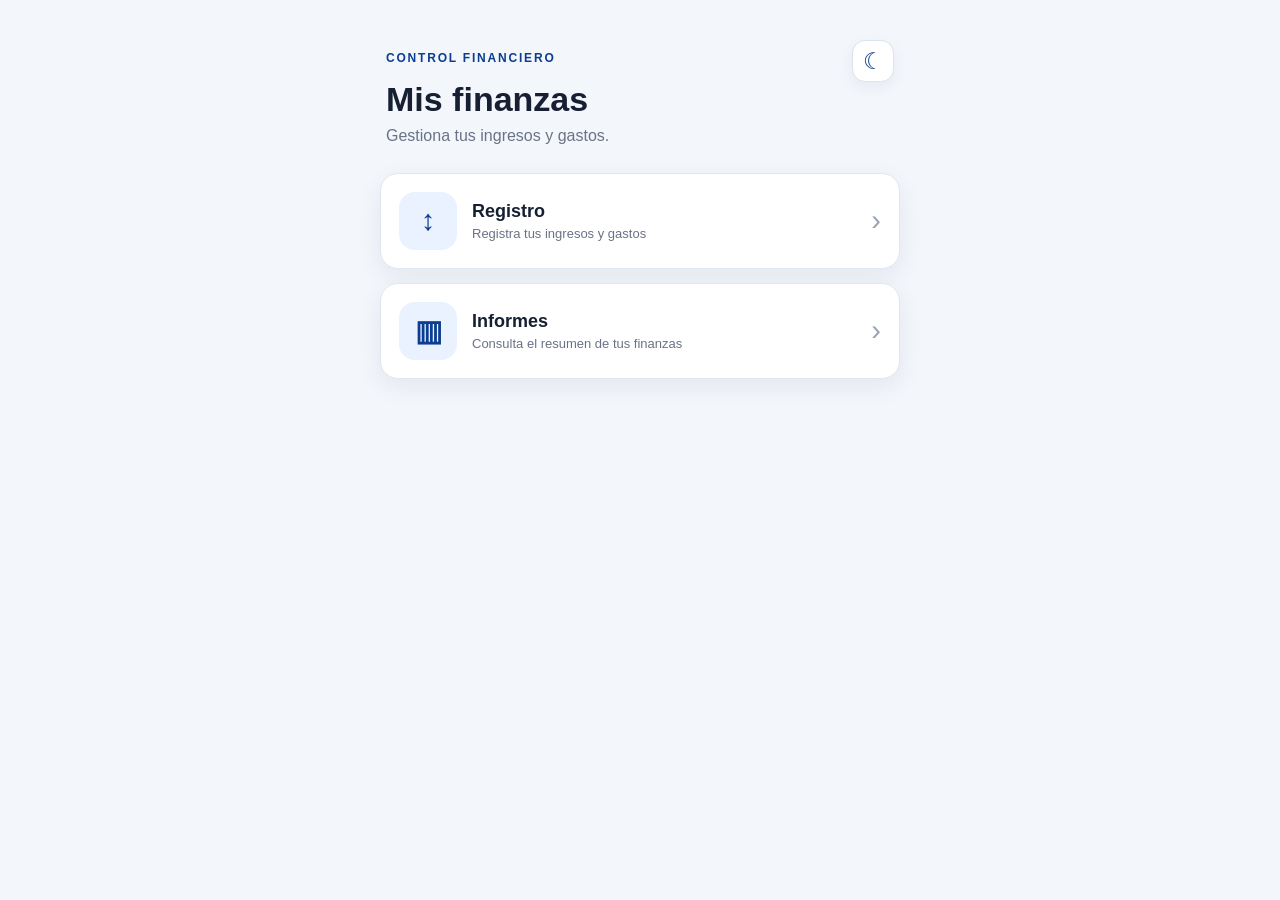
<file: index.html>
<!doctype html>
<html lang="es">
<head>
<meta charset="UTF-8"><meta name="viewport" content="width=device-width, initial-scale=1, maximum-scale=1, user-scalable=no, viewport-fit=cover"><meta name="theme-color" content="#0b3d91"><title>Control Financiero</title><script>try{var t=localStorage.getItem('theme_mode_v1');document.documentElement.classList.add(t==='dark'?'theme-dark':'theme-light')}catch(e){document.documentElement.classList.add('theme-light')}</script><link rel="stylesheet" href="style.css?v=20"><link rel="stylesheet" href="tabs.css?v=1"><script src="https://telegram.org/js/telegram-web-app.js"></script>
</head>
<body><main class="app">
<header class="hero" id="appHeader"><div class="hero-top"><p class="eyebrow">CONTROL FINANCIERO</p><button id="themeToggle" class="theme-toggle" type="button" aria-label="Cambiar a modo noche" title="Modo noche"><span id="themeIcon" aria-hidden="true">☾</span></button></div><h1>Mis finanzas</h1><p class="subtitle">Gestiona tus ingresos y gastos.</p></header>
<section id="home" class="screen"><button class="main-card" id="registerButton" type="button"><span class="card-icon">↕</span><span><strong>Registro</strong><small>Registra tus ingresos y gastos</small></span><span class="arrow">›</span></button><button class="main-card" id="reportsButton" type="button"><span class="card-icon">▥</span><span><strong>Informes</strong><small>Consulta el resumen de tus finanzas</small></span><span class="arrow">›</span></button></section>
<section id="register" class="screen hidden"><div class="register-top"><button class="back" id="backButton" type="button">‹ Volver</button><button id="registerThemeToggle" class="theme-toggle" type="button" aria-label="Cambiar a modo noche" title="Modo noche"><span id="registerThemeIcon" aria-hidden="true">☾</span></button></div><div class="register-tabs" role="tablist" aria-label="Registro y movimientos"><button id="registerTabRegister" data-tab="register" class="register-tab active" type="button" role="tab" aria-selected="true">Registro</button><button id="movementsTabRegister" data-tab="movements" class="register-tab" type="button" role="tab" aria-selected="false">Movimientos</button></div>
<div class="register-panel">
  <div class="type-switch" role="tablist" aria-label="Tipo de movimiento">
    <button id="incomeTab" class="type-tab income active" type="button" role="tab" aria-selected="true"><span>＋</span><strong>Ingresos</strong></button>
    <button id="expenseTab" class="type-tab expense" type="button" role="tab" aria-selected="false"><span>−</span><strong>Gastos</strong></button>
  </div>
  <div class="inline-form">
    <div class="amount-box"><span class="currency">€</span><input id="activeAmount" type="text" inputmode="decimal" placeholder="0,00" aria-label="Importe"></div>
    <div class="keypad" id="sharedKeypad" aria-label="Teclado numérico"><button data-key="1">1</button><button data-key="2">2</button><button data-key="3">3</button><button data-key="4">4</button><button data-key="5">5</button><button data-key="6">6</button><button data-key="7">7</button><button data-key="8">8</button><button data-key="9">9</button><button data-key="clear">C</button><button data-key="0">0</button><button data-key="backspace">⌫</button></div>
    <div class="secondary-fields"><label class="field">Fecha<input id="activeDate" type="date"></label><label class="field">Categoría<select id="activeCategory"><option value="">Selecciona una categoría</option></select></label><label class="field description-field hidden" id="personField">Persona<input id="activePerson" type="text" maxlength="80" placeholder="¿Quién realizó este movimiento?"></label><label class="field description-field hidden" id="descriptionField">Descripción<textarea id="activeDescription" rows="2" maxlength="160" placeholder="Describe el movimiento"></textarea></label><label class="field hidden" id="payMonthField">Mes que corresponde<select id="activePayMonth"><option value="">Selecciona un mes</option><option>Enero</option><option>Febrero</option><option>Marzo</option><option>Abril</option><option>Mayo</option><option>Junio</option><option>Julio</option><option>Agosto</option><option>Septiembre</option><option>Octubre</option><option>Noviembre</option><option>Diciembre</option></select></label><label class="field hidden" id="correspondsField">Mes que corresponde<select id="activeCorresponds"><option value="">Selecciona un mes</option><option>Enero</option><option>Febrero</option><option>Marzo</option><option>Abril</option><option>Mayo</option><option>Junio</option><option>Julio</option><option>Agosto</option><option>Septiembre</option><option>Octubre</option><option>Noviembre</option><option>Diciembre</option></select></label></div>
    <button class="save active-save" id="saveActive" type="button">Guardar ingreso</button>
  </div>
</div>
</section>
<section id="movementForm" class="screen hidden"></section>
<section id="movements" class="screen hidden"><div class="register-top"><button class="back" id="movementsBack" type="button">‹ Volver</button><button id="movementsThemeToggle" class="theme-toggle" type="button" aria-label="Cambiar a modo noche" title="Modo noche"><span id="movementsThemeIcon" aria-hidden="true">☾</span></button></div><div class="register-tabs" role="tablist" aria-label="Registro y movimientos"><button id="registerTabMovements" data-tab="register" class="register-tab" type="button" role="tab" aria-selected="false">Registro</button><button id="movementsTabMovements" data-tab="movements" class="register-tab active" type="button" role="tab" aria-selected="true">Movimientos</button></div><p class="section-note">Últimos movimientos registrados</p><div id="movementList" class="movement-list"></div></section>
<section id="reports" class="screen hidden"><button class="back" id="reportsBack" type="button">‹ Volver</button><h2>Informes</h2><div class="report-card"><span>Total ingresos</span><strong id="incomeTotal">€0,00</strong></div><div class="report-card"><span>Total gastos</span><strong id="expenseTotal">€0,00</strong></div><div class="report-card balance"><span>Saldo</span><strong id="balanceTotal">€0,00</strong></div><div class="recent-section reports-records"><div class="recent-heading"><strong>Todos los registros</strong><span id="reportCount">0</span></div><div id="reportMovements" class="recent-movements"><p class="empty-list">Todavía no hay movimientos registrados.</p></div></div></section>
</main><div id="toast" class="toast"></div><script src="app.js?v=24"></script></body></html>
</file>
<file: style.css>
*{box-sizing:border-box}html,body{margin:0;min-height:100%;font-family:-apple-system,BlinkMacSystemFont,"Segoe UI",sans-serif;background:#f3f6fb;color:#172033;touch-action:manipulation}body{padding:env(safe-area-inset-top) 16px env(safe-area-inset-bottom);-webkit-text-size-adjust:100%;overscroll-behavior:none}.app{width:min(100%,520px);margin:0 auto;padding:28px 0 32px}.hero{padding:12px 6px 28px}.hero-top{display:flex;align-items:center;justify-content:space-between;gap:12px}.eyebrow{margin:0 0 6px;font-size:12px;font-weight:800;letter-spacing:1.8px;color:#0b3d91}.hero h1{margin:0;font-size:34px;line-height:1.05}.subtitle{margin:9px 0 0;color:#697386;font-size:16px}.theme-toggle{width:42px;height:42px;display:grid;place-items:center;border:1px solid #dce3ed;border-radius:13px;background:#fff;color:#0b3d91;font-size:23px;line-height:1;cursor:pointer;box-shadow:0 5px 15px rgba(25,48,86,.06)}.theme-toggle:active{transform:scale(.96)}.screen{display:grid;gap:14px}.hidden{display:none!important}.main-card{width:100%;display:grid;grid-template-columns:58px 1fr 24px;align-items:center;gap:15px;padding:18px;border:1px solid #e1e7f0;border-radius:18px;background:#fff;box-shadow:0 8px 24px rgba(25,48,86,.07);text-align:left;color:inherit;cursor:pointer}.main-card:active,.type-tab:active,.keypad button:active,.save:active,.record-actions button:active{transform:scale(.98)}.card-icon{width:58px;height:58px;border-radius:16px;display:grid;place-items:center;background:#eaf1ff;color:#0b3d91;font-size:29px;font-weight:700}.main-card strong{display:block;font-size:18px}.main-card small{display:block;margin-top:4px;color:#7a8495;font-size:13px}.arrow{font-size:29px;color:#9aa4b3;text-align:right}.back{border:0;background:transparent;color:#0b3d91;padding:4px 0;font-size:15px;font-weight:700;text-align:left;cursor:pointer}.screen h2{margin:2px 0 0;font-size:28px}.section-note{margin:-7px 0 3px;color:#697386}.register-top{display:flex;align-items:center;justify-content:space-between;gap:12px}.register-panel{display:grid;gap:12px;padding:14px;border:1px solid #e1e7f0;border-radius:22px;background:#fff;box-shadow:0 8px 24px rgba(25,48,86,.06)}.type-switch{display:grid;grid-template-columns:1fr 1fr;gap:8px}.type-tab{display:flex;align-items:center;justify-content:center;gap:8px;height:58px;border:1px solid #e1e7f0;border-radius:15px;background:#f7f9fc;color:#697386;font-size:16px;font-weight:800;cursor:pointer;transition:.15s}.type-tab span{font-size:23px}.type-tab.income.active{background:rgba(24,131,74,.14);border-color:rgba(24,131,74,.38);color:#18834a}.type-tab.expense.active{background:rgba(211,60,60,.14);border-color:rgba(211,60,60,.38);color:#d33c3c}.inline-form{display:grid;gap:12px}.amount-box{display:flex;align-items:center;gap:5px;min-height:104px;padding:12px 20px;background:#eaf1ff;border:1px solid #cbdcff;border-radius:22px;box-shadow:0 10px 28px rgba(25,48,86,.07)}.currency{font-size:32px;font-weight:800;color:#0b3d91}.amount-box input{width:100%;border:0;background:transparent;color:#0b3d91;padding:0;font-size:clamp(38px,10vw,42px);line-height:1;font-weight:800;letter-spacing:-1.5px;outline:none}.amount-box input::placeholder{color:#7f9bc9}.keypad{display:grid;grid-template-columns:repeat(3,1fr);gap:10px}.keypad button{height:58px;border:1px solid #e1e7f0;border-radius:16px;background:#fdfefe;font-size:21px;font-weight:700;color:#172033;cursor:pointer;box-shadow:0 5px 15px rgba(25,48,86,.05)}.secondary-fields{display:grid;grid-template-columns:minmax(0,1fr) minmax(0,1fr);gap:10px;padding-top:2px}.field{display:grid;grid-template-rows:15px 42px;gap:5px;min-width:0;font-size:11px;font-weight:700;color:#697386}.field input,.field select{display:block;width:100%;height:42px;min-width:0;margin:0;padding:0 12px;border:1px solid #dce3ed;border-radius:11px;background:#fff;color:#172033;font-family:inherit;font-size:13px;font-weight:500;line-height:40px;outline:none;box-shadow:none;appearance:none;-webkit-appearance:none}.field input[type="date"]{text-align:left}.field select{padding-right:12px}.field input:focus,.field select:focus,.field textarea:focus{border-color:#0b3d91;box-shadow:0 0 0 3px rgba(11,61,145,.1)}.field textarea{display:block;width:100%;height:64px;min-height:64px;padding:9px 10px;border:1px solid #dce3ed;border-radius:11px;background:#fff;color:#172033;font:inherit;line-height:20px;resize:none}.description-field{grid-column:1/-1;color:#8a94a5}.save{height:56px;border:0;border-radius:16px;background:#0b3d91;color:#fff;font-size:17px;font-weight:800;cursor:pointer;margin-top:32px;box-shadow:0 8px 20px rgba(11,61,145,.2)}.recent-section{display:grid;gap:9px;margin-top:3px}.recent-heading{display:flex;align-items:center;justify-content:space-between;padding:2px 2px 0}.recent-heading strong{font-size:16px}.recent-heading span{min-width:24px;height:24px;padding:0 7px;display:grid;place-items:center;border-radius:999px;background:#eaf1ff;color:#0b3d91;font-size:12px;font-weight:800}.recent-movements{display:grid;gap:8px}.record{display:grid;grid-template-columns:minmax(0,1fr) auto;gap:8px;align-items:center;padding:12px;border:1px solid #e1e7f0;border-radius:15px;background:#fff}.record-main{min-width:0}.record-title{display:flex;align-items:center;justify-content:space-between;gap:10px}.record-kind{font-size:13px;font-weight:800}.record-title strong{font-size:17px;white-space:nowrap}.record.income .record-kind,.record.income .record-title strong{color:#18834a}.record.expense .record-kind,.record.expense .record-title strong{color:#d33c3c}.record-meta{display:flex;justify-content:space-between;gap:8px;margin-top:5px;color:#697386;font-size:11px}.record-meta span:first-child{font-weight:700;color:#4f5a6c}.record-meta span:last-child{text-align:right;white-space:nowrap}.record-description{margin-top:5px;color:#697386;font-size:11px;overflow:hidden;text-overflow:ellipsis;white-space:nowrap}.record-description b{color:#4f5a6c}.record-actions{display:flex;gap:5px}.record-actions button{width:34px;height:34px;border:1px solid #dce3ed;border-radius:10px;background:#f7f9fc;color:#697386;font-size:16px;cursor:pointer}.record-actions .edit-record{color:#0b3d91}.record-actions .delete-record{color:#d33c3c}.movement-list{display:grid;gap:10px}.movement{padding:15px;border:1px solid #e1e7f0;border-radius:16px;background:#fff}.movement-top{display:flex;justify-content:space-between;gap:12px;margin-bottom:11px}.movement-top strong{font-size:16px}.movement-top b{font-size:17px}.movement.income .movement-top strong{color:#18834a}.movement.expense .movement-top strong{color:#d33c3c}.movement>div:not(.movement-top){display:flex;justify-content:space-between;gap:12px;padding-top:6px;color:#697386;font-size:13px}.movement>div:not(.movement-top) span:last-child{text-align:right;color:#172033}.empty-list{color:#697386;text-align:center;padding:18px}.report-card{display:flex;justify-content:space-between;align-items:center;padding:19px;border-radius:17px;background:#fff;border:1px solid #e1e7f0}.report-card span{color:#697386}.report-card strong{font-size:20px}.report-card.balance{background:#eaf1ff;border-color:#cbdcff}.toast{position:fixed;left:50%;bottom:24px;transform:translate(-50%,20px);opacity:0;pointer-events:none;background:#172033;color:#fff;padding:12px 17px;border-radius:12px;font-size:14px;transition:.2s;white-space:nowrap}@media(max-width:390px){.app{padding-top:20px}.hero h1{font-size:30px}.secondary-fields{gap:8px}.field{grid-template-rows:14px 40px;font-size:10px}.field input,.field select{height:40px;padding:0 9px;font-size:12px;line-height:38px}.amount-box{min-height:96px;padding:12px 17px}.currency{font-size:29px}.keypad button{height:54px}.type-tab{height:54px;font-size:15px}.save{margin-top:32px}.record-meta{font-size:10px}.record-actions button{width:31px;height:31px}}.toast.show{transform:translate(-50%,0);opacity:1}.theme-dark{background:#0f1520;color:#eef2f8}.theme-dark .eyebrow{color:#8db3ff}.theme-dark .subtitle,.theme-dark .section-note,.theme-dark .main-card small,.theme-dark .report-card span,.theme-dark .field{color:#9ca8ba}.theme-dark .main-card,.theme-dark .register-panel,.theme-dark .keypad button,.theme-dark .report-card,.theme-dark .field input,.theme-dark .field select,.theme-dark .field textarea,.theme-dark .record{background:#171f2c;border-color:#293548;color:#eef2f8}.theme-dark .card-icon{background:#1d3154;color:#a9c5ff}.theme-dark .keypad button{color:#eef2f8}.theme-dark .amount-box{background:#172a4b;border-color:#31558e}.theme-dark .currency,.theme-dark .amount-box input{color:#a9c5ff}.theme-dark .amount-box input::placeholder{color:#6680ae}.theme-dark .report-card.balance{background:#172a4b;border-color:#31558e}.theme-dark .back{color:#8db3ff}.theme-dark .field input:focus,.theme-dark .field select:focus,.theme-dark .field textarea:focus{border-color:#8db3ff}.theme-dark .type-tab{background:#171f2c;border-color:#293548;color:#9ca8ba}.theme-dark .type-tab.income.active{background:rgba(125,217,165,.14);border-color:rgba(125,217,165,.38);color:#7dd9a5}.theme-dark .type-tab.expense.active{background:rgba(255,143,143,.14);border-color:rgba(255,143,143,.38);color:#ff8f8f}.theme-dark .theme-toggle{background:#171f2c;border-color:#293548;color:#ffd76a}.theme-dark .recent-heading span{background:#1d3154;color:#a9c5ff}.theme-dark .record-meta{color:#9ca8ba}.theme-dark .record-meta span:first-child,.theme-dark .record-description b{color:#cbd4e2}.theme-dark .record-description{color:#9ca8ba}.theme-dark .record-actions button{background:#202a39;border-color:#334155}.theme-light{background:#f3f6fb;color:#172033}body.theme-light{background:#f3f6fb;color:#172033}body.theme-light .eyebrow{color:#0b3d91}body.theme-light .subtitle,body.theme-light .section-note,body.theme-light .main-card small,body.theme-light .report-card span,body.theme-light .field{color:#697386}body.theme-light .main-card,body.theme-light .register-panel,body.theme-light .keypad button,body.theme-light .report-card,body.theme-light .field input,body.theme-light .field select,body.theme-light .field textarea,body.theme-light .record{background:#fff;border-color:#e1e7f0;color:#172033}body.theme-light .card-icon{background:#eaf1ff;color:#0b3d91}body.theme-light .keypad button{color:#172033}body.theme-light .amount-box{background:#eaf1ff;border-color:#cbdcff}body.theme-light .currency,body.theme-light .amount-box input{color:#0b3d91}body.theme-light .amount-box input::placeholder{color:#7f9bc9}body.theme-light .report-card.balance{background:#eaf1ff;border-color:#cbdcff}body.theme-light .back{color:#0b3d91}body.theme-light .type-tab{background:#f7f9fc;border-color:#e1e7f0;color:#697386}body.theme-light .type-tab.income.active{background:rgba(24,131,74,.14);border-color:rgba(24,131,74,.38);color:#18834a}body.theme-light .type-tab.expense.active{background:rgba(211,60,60,.14);border-color:rgba(211,60,60,.38);color:#d33c3c}body.theme-light .theme-toggle{background:#fff;border-color:#dce3ed;color:#0b3d91}html.theme-light,html.theme-light body{background:#f3f6fb;color:#172033}html.theme-light body{min-height:100vh}html.theme-light .app{background:transparent}html.theme-dark,html.theme-dark body{background:#0f1520;color:#eef2f8}
</file>
<file: tabs.css>
.register-tabs{display:grid;grid-template-columns:1fr 1fr;gap:0;margin:2px 0 10px;border-bottom:1px solid #dce3ed}.register-tab{height:46px;border:0;border-bottom:3px solid transparent;border-radius:0;background:transparent;color:#697386;font-size:15px;font-weight:800;cursor:pointer;position:relative}.register-tab.active{background:transparent;border-bottom-color:#0b3d91;color:#0b3d91}.register-tab:active{transform:none}.theme-dark .register-tabs{border-bottom-color:#293548}.theme-dark .register-tab{background:transparent;border-bottom-color:transparent;color:#9ca8ba}.theme-dark .register-tab.active{background:transparent;border-bottom-color:#8db3ff;color:#8db3ff}
</file>
